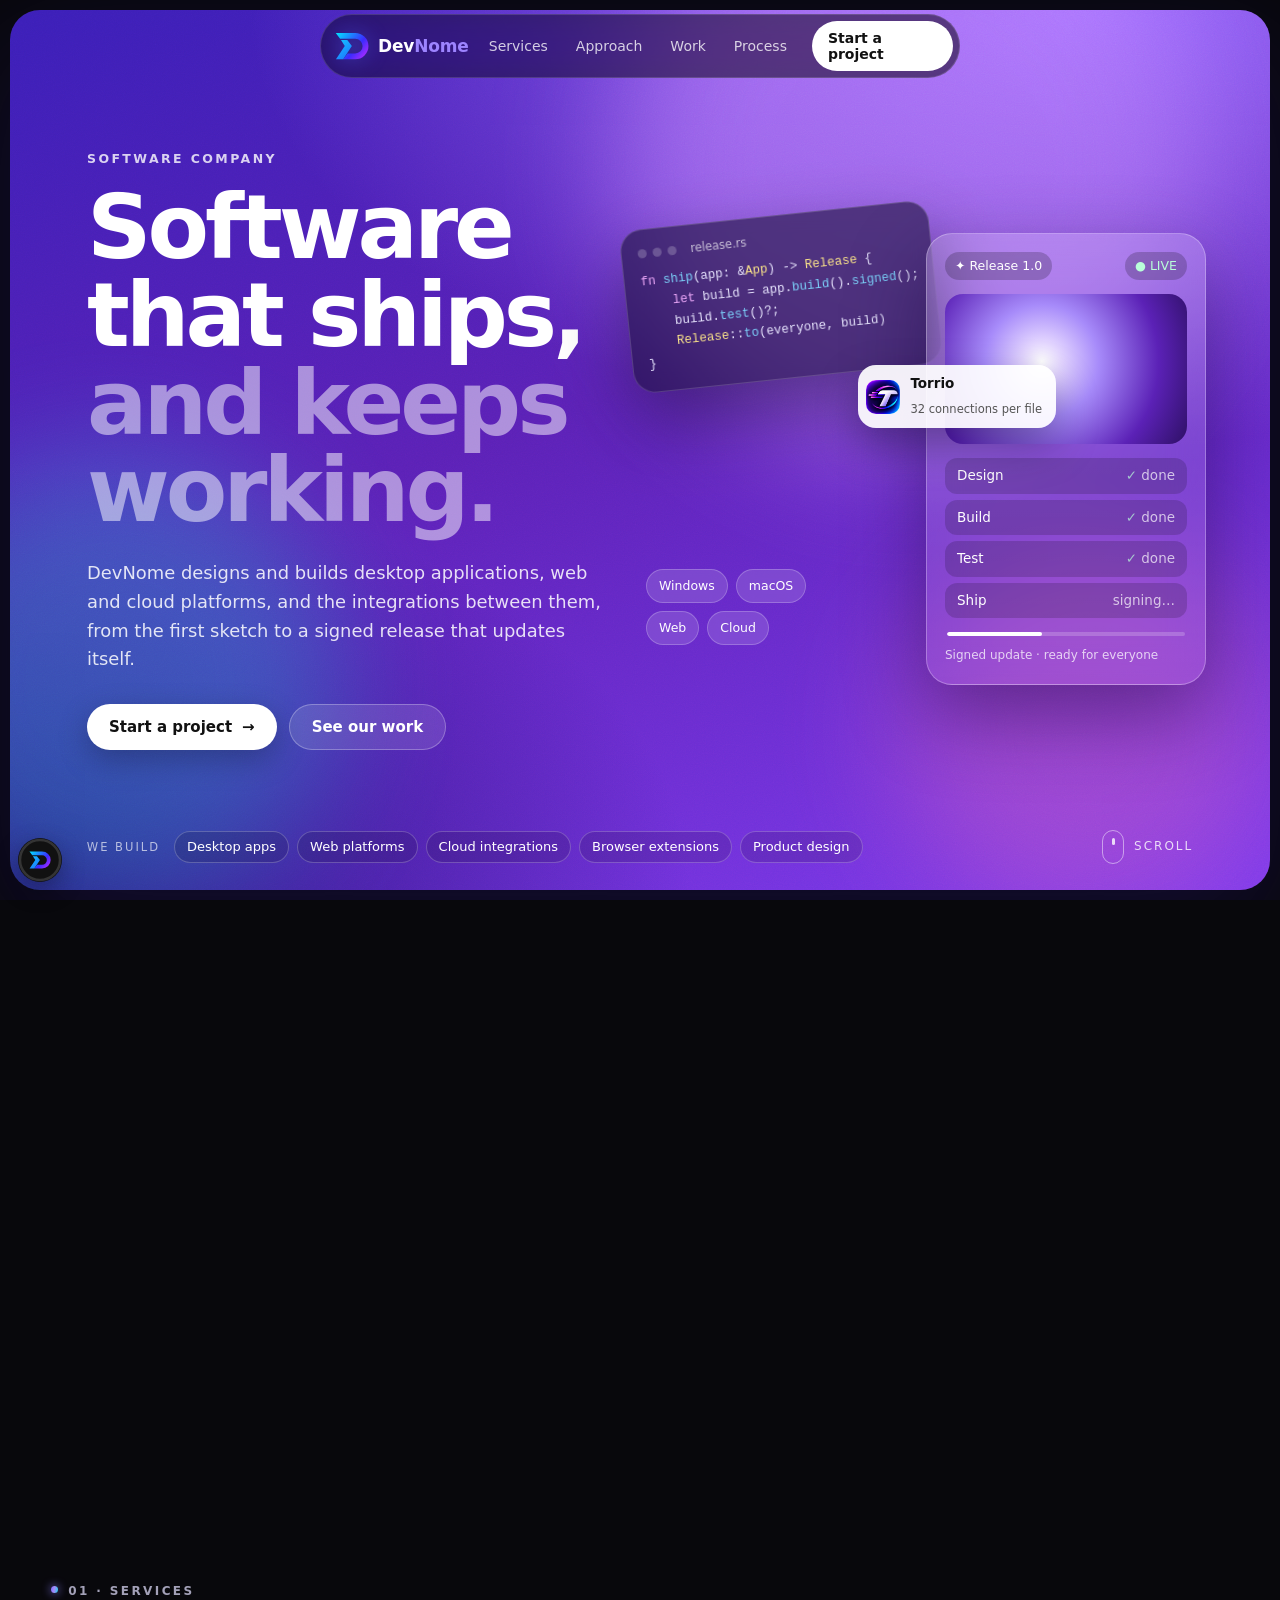
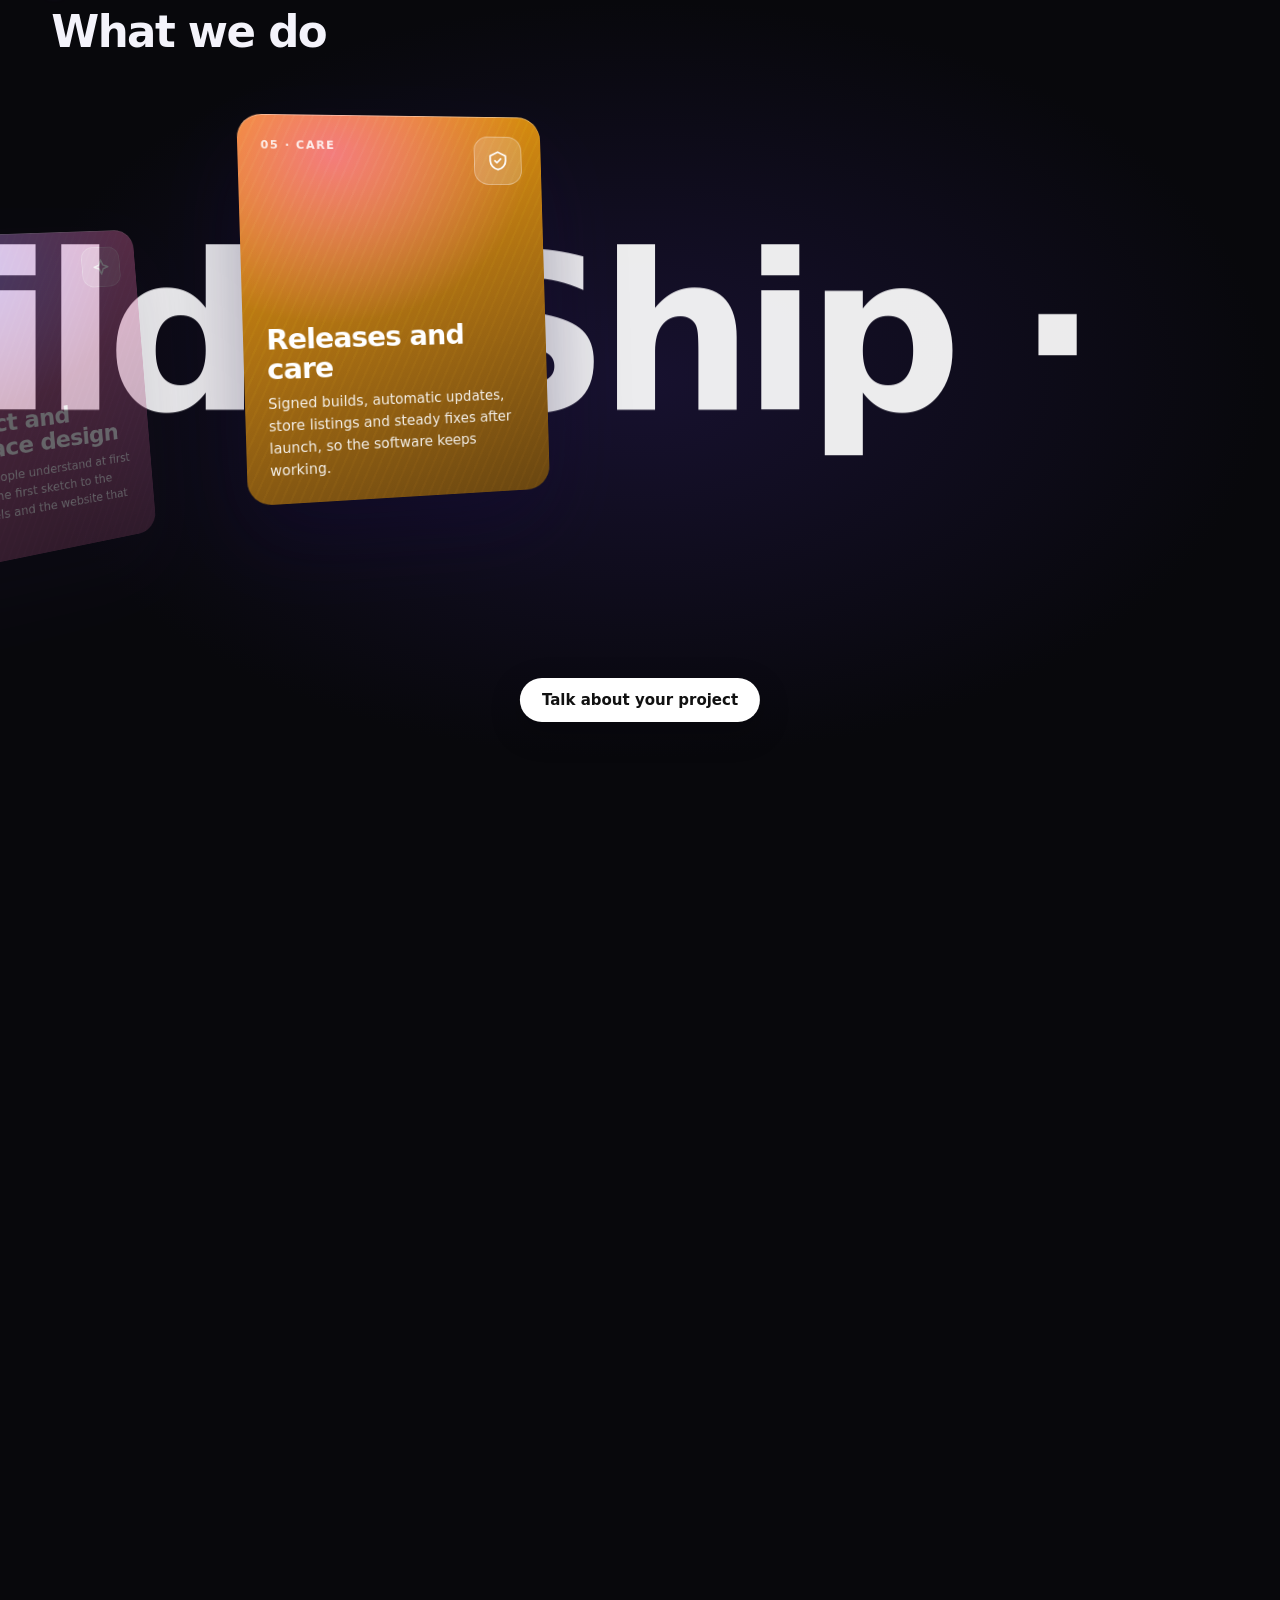
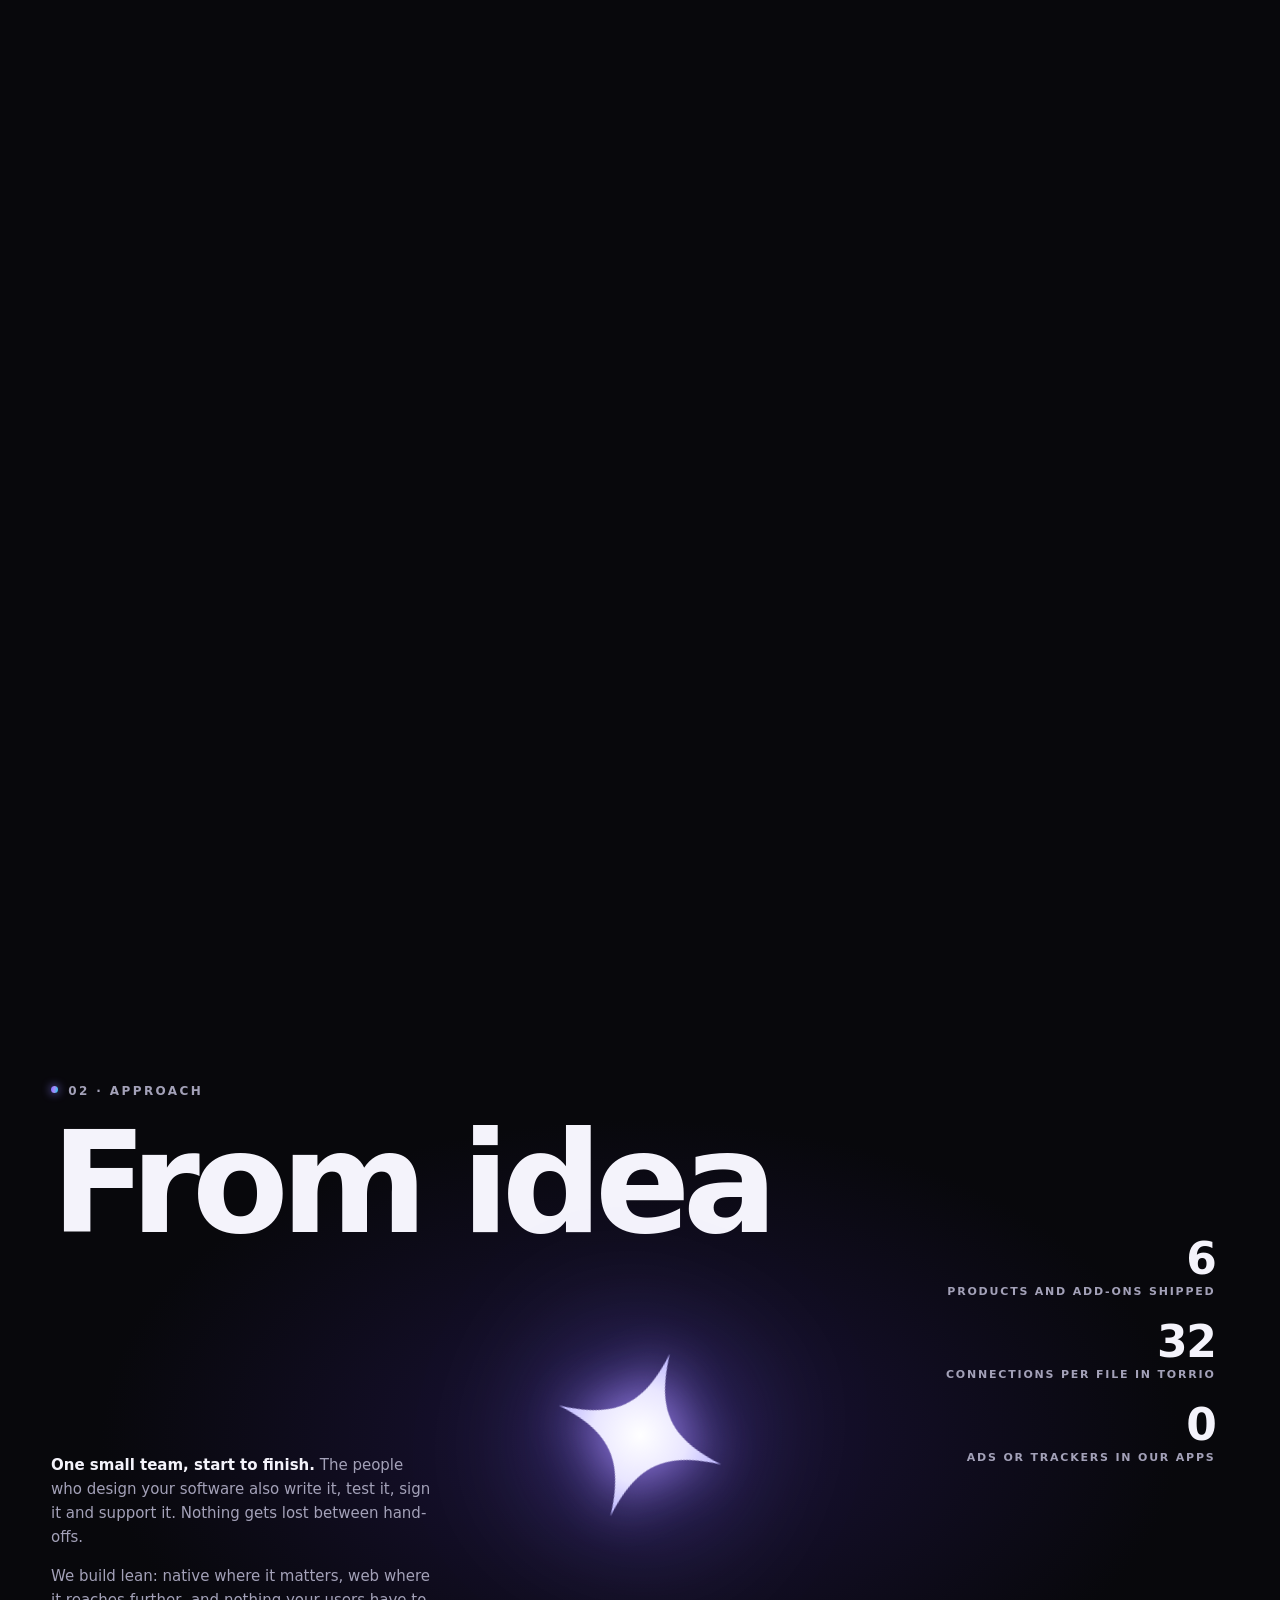
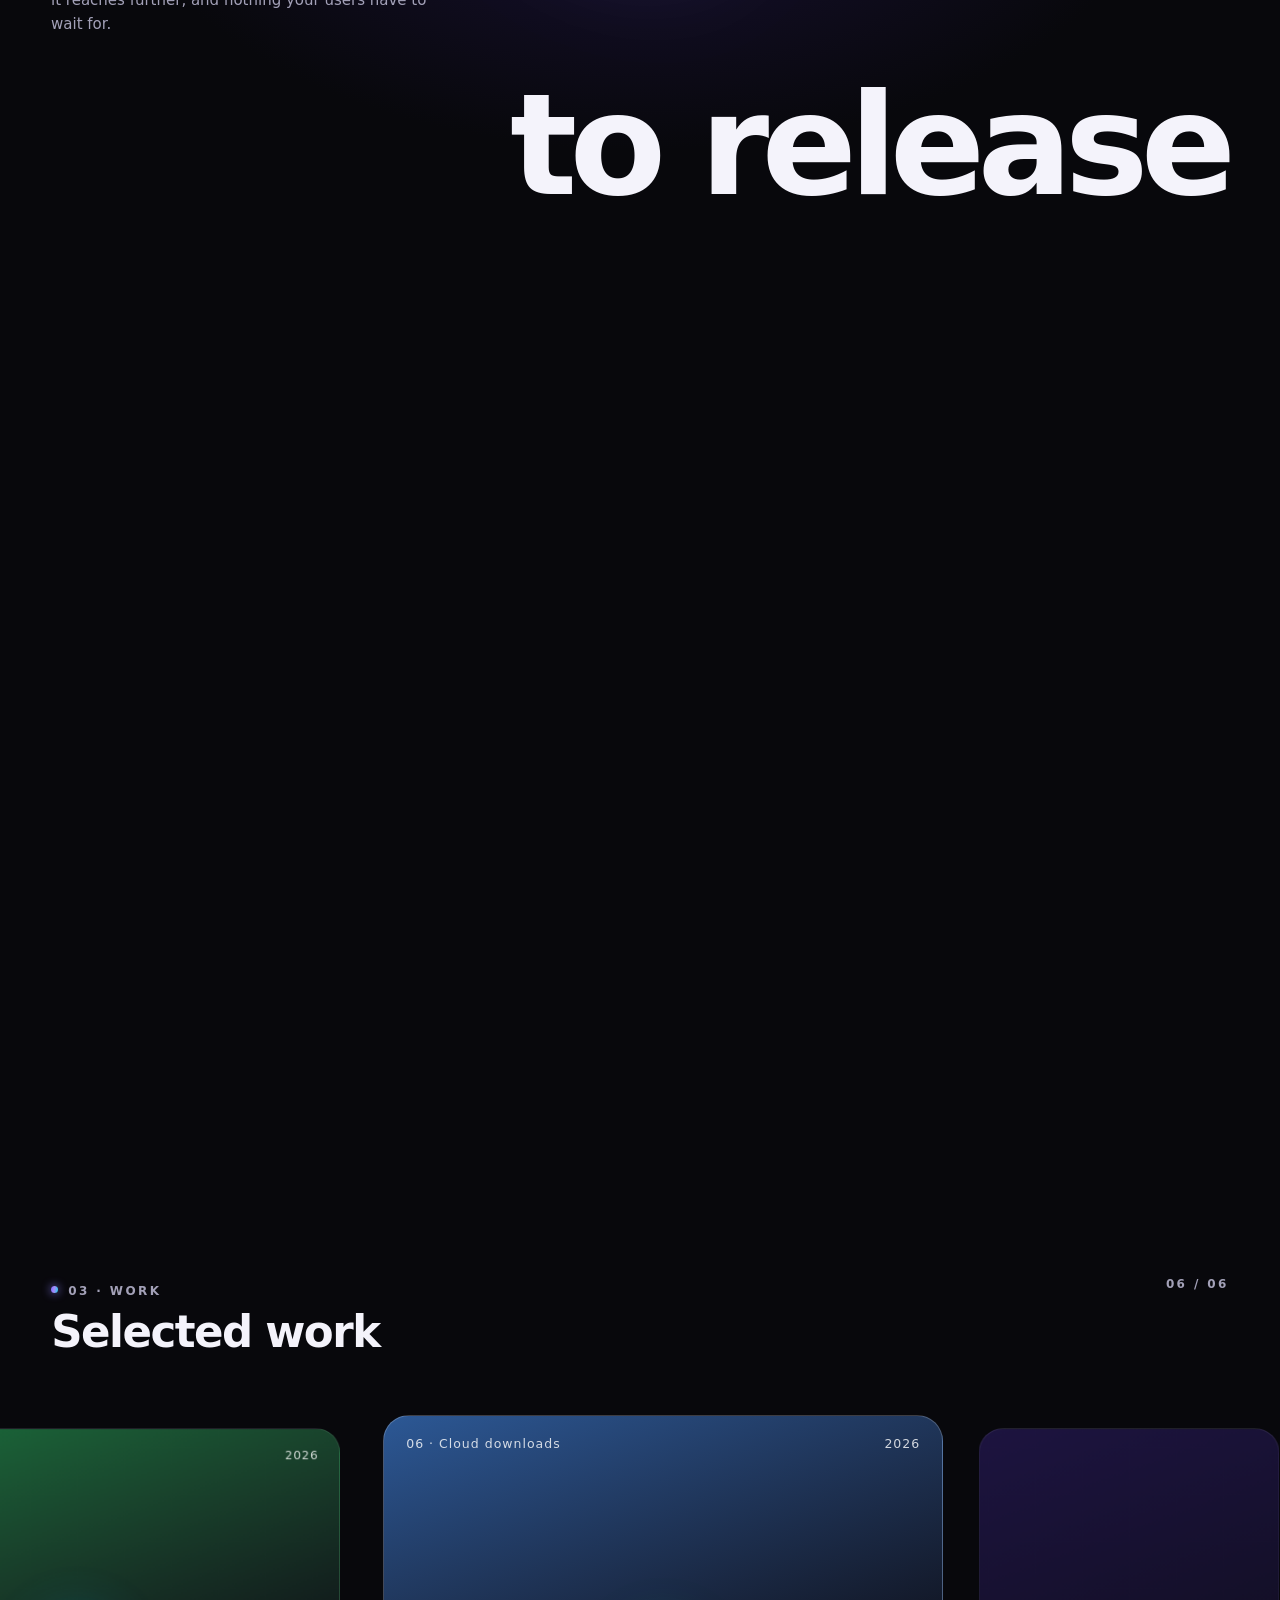
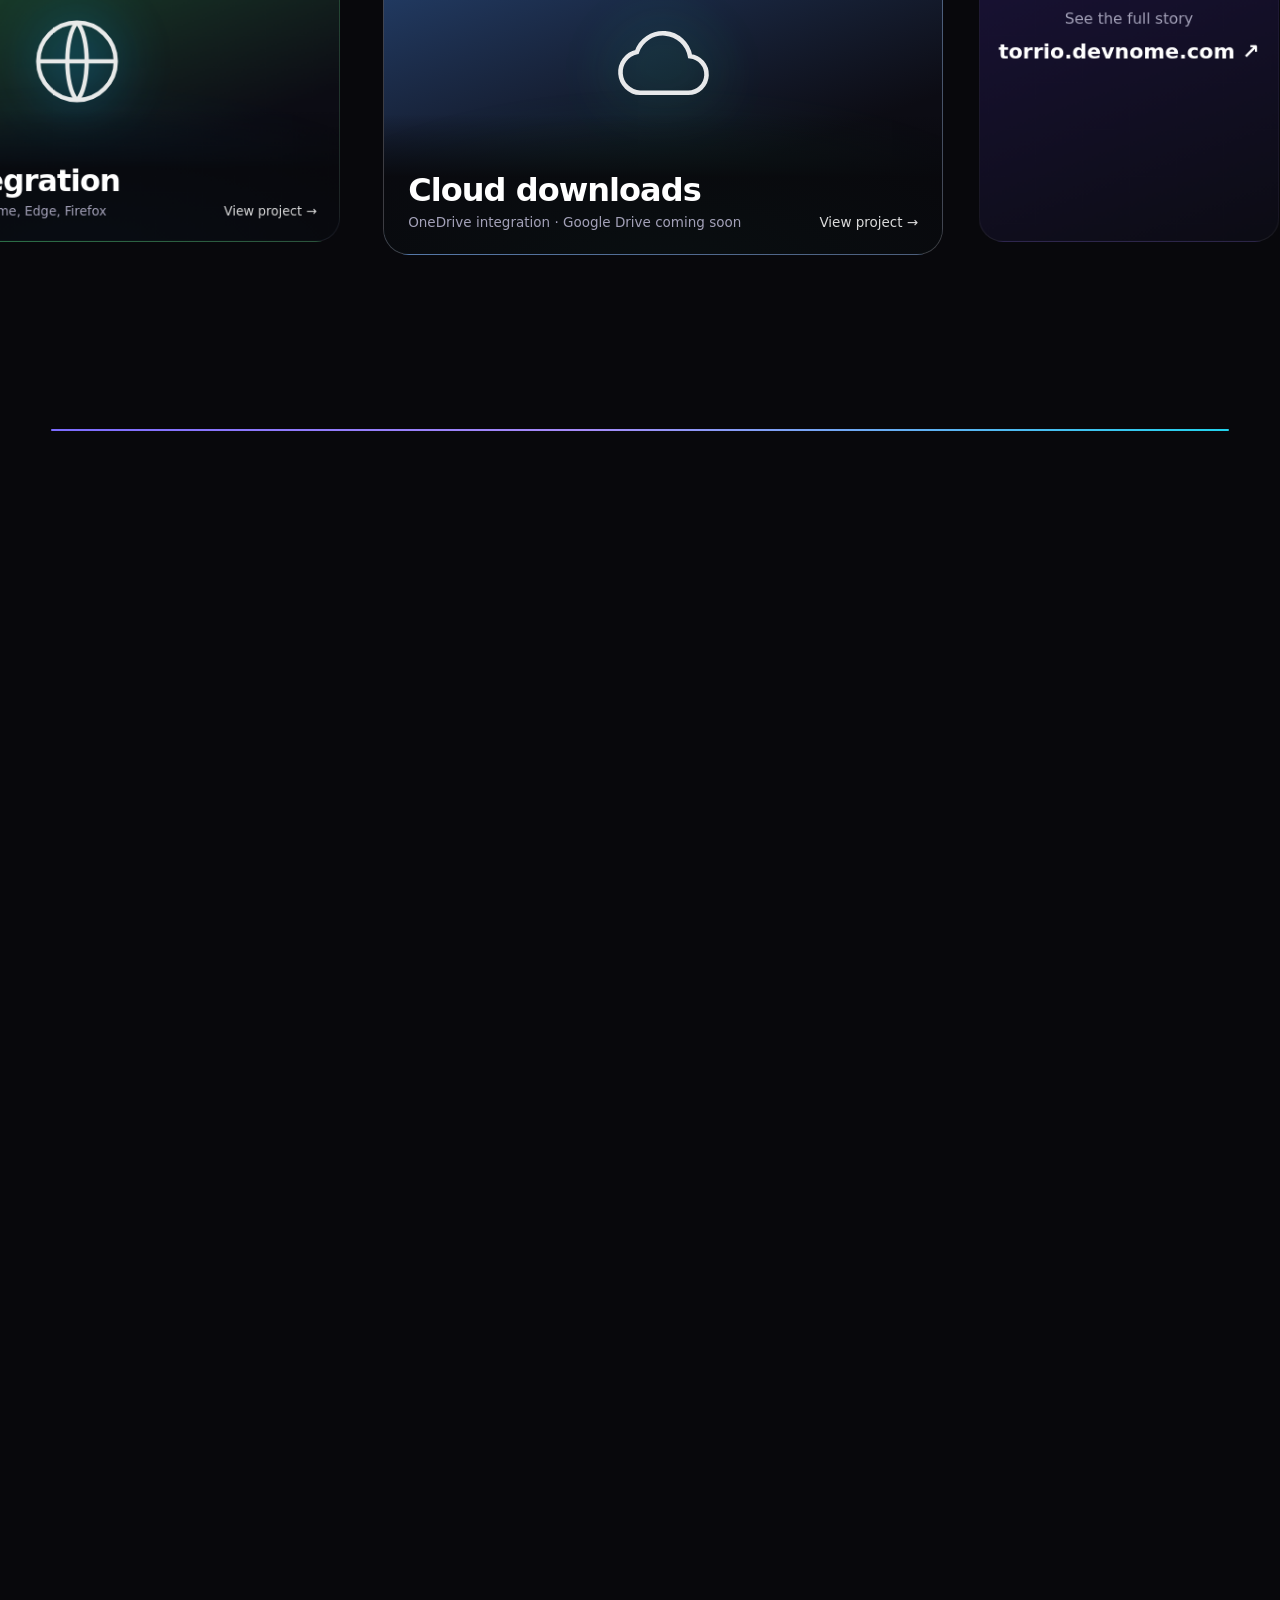
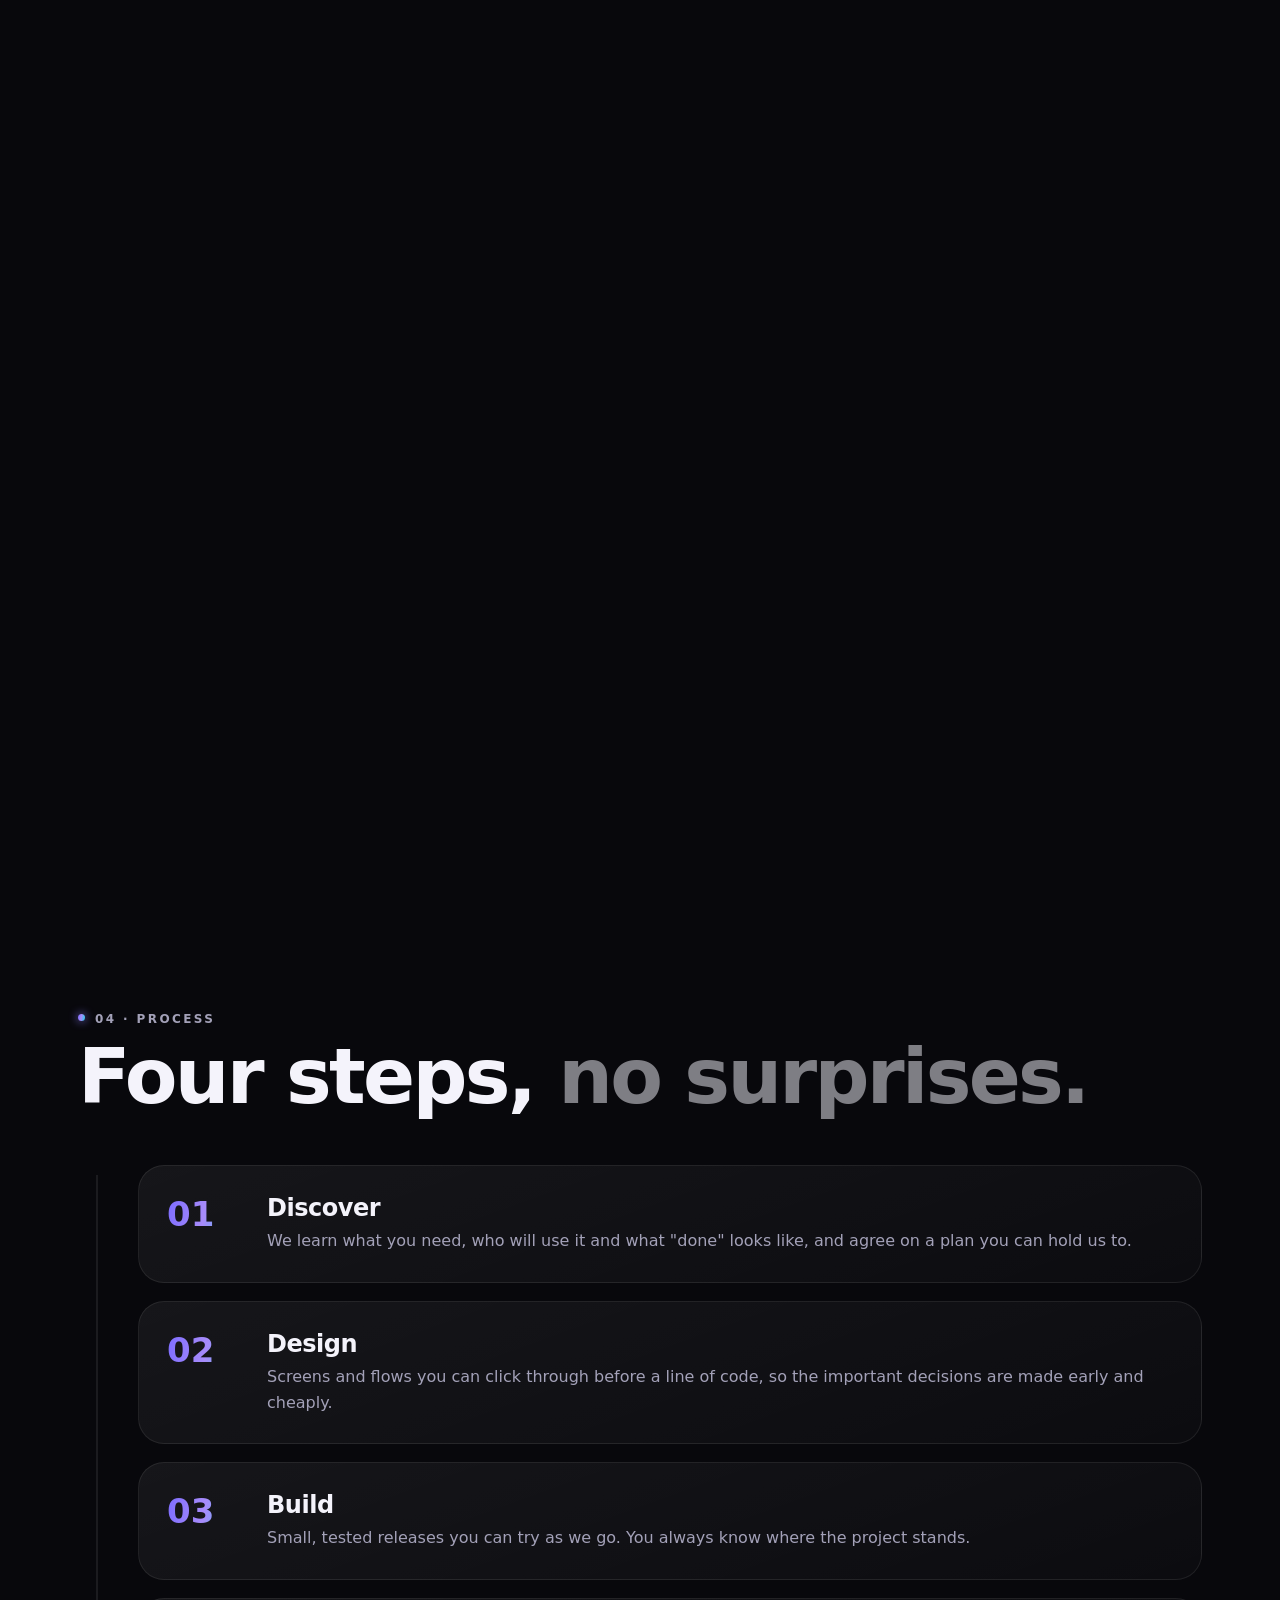
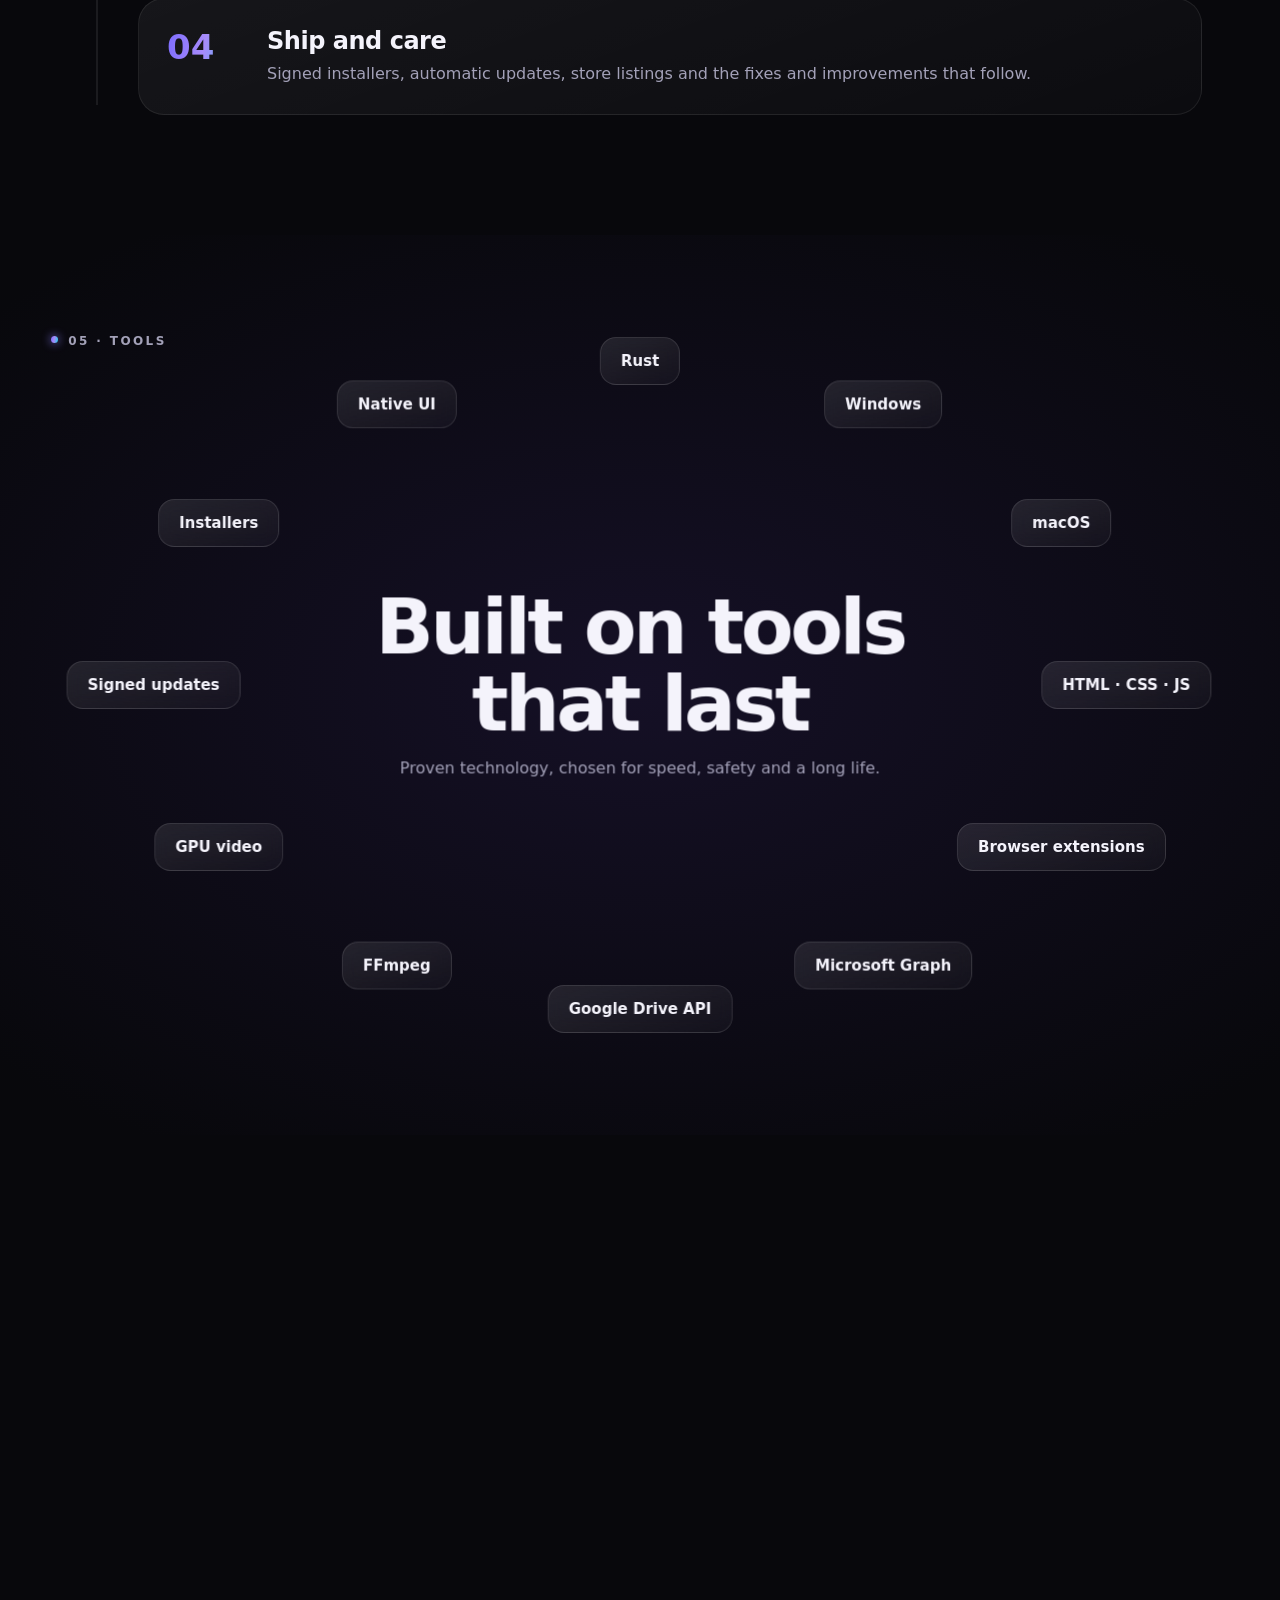
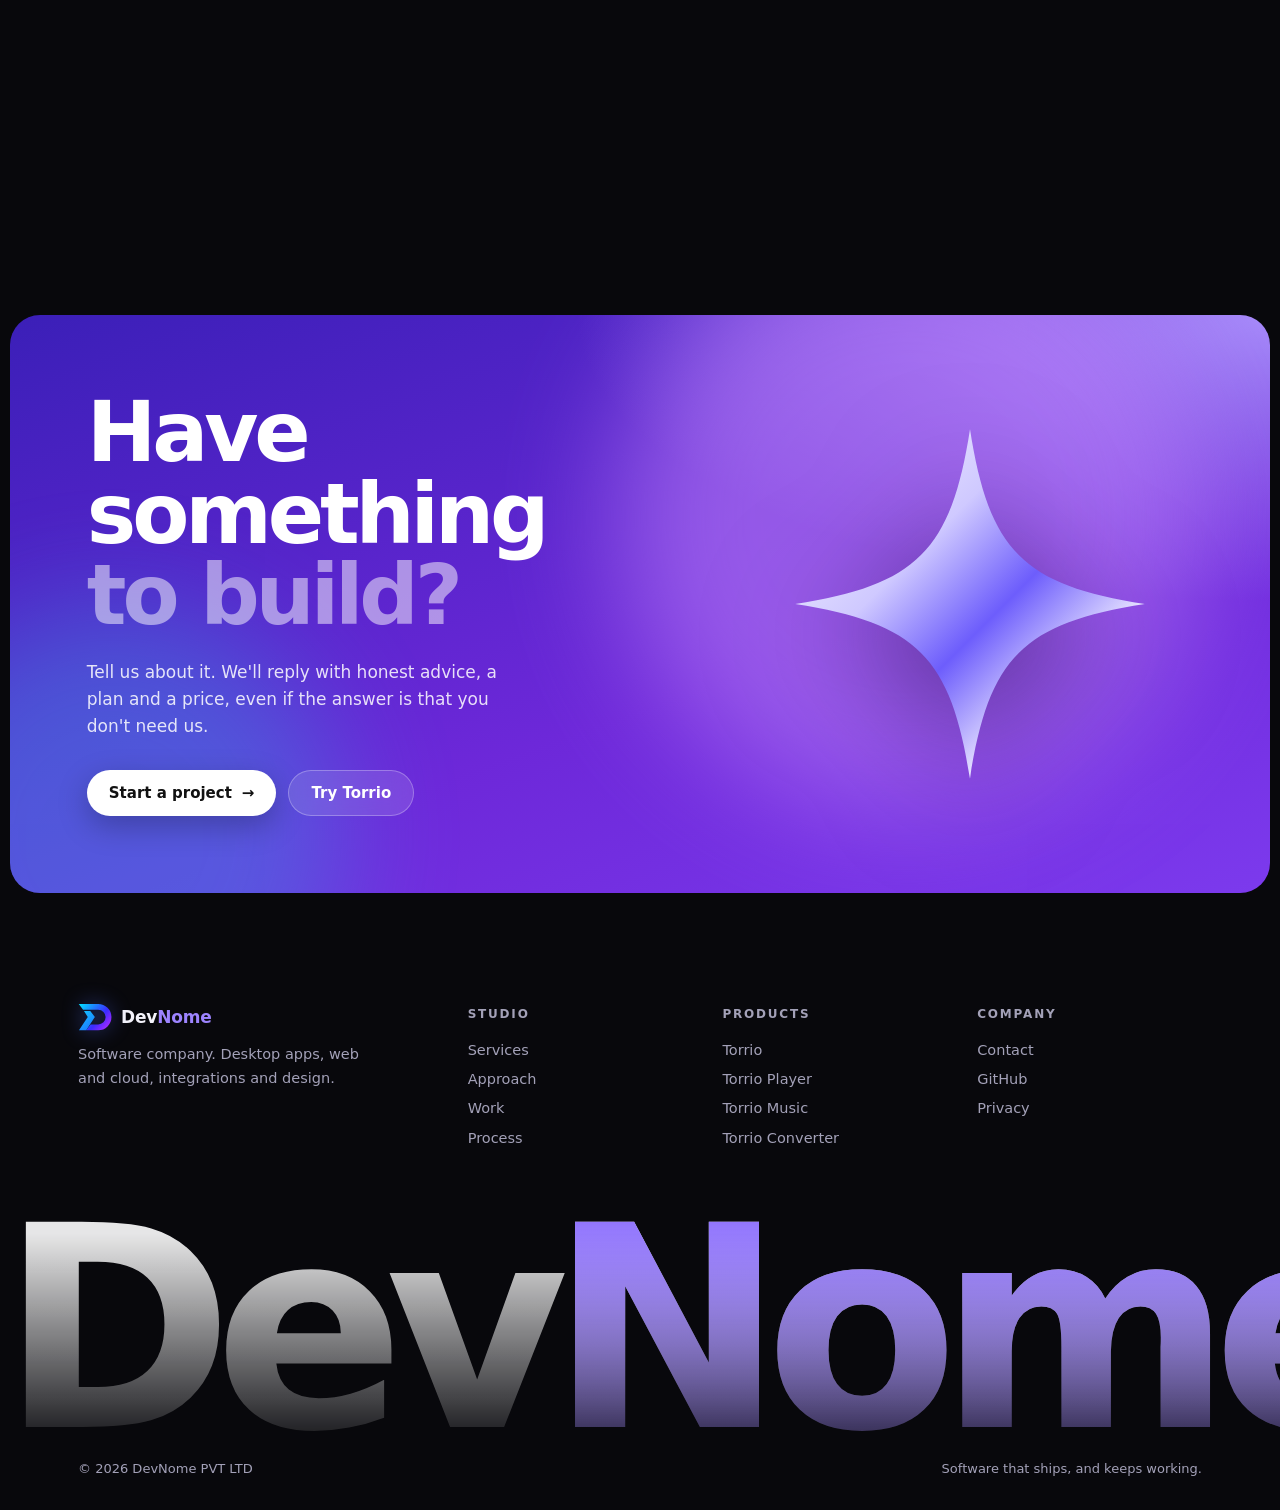
<file: index.html>
<!DOCTYPE html>
<html lang="en">
<head>
<meta charset="utf-8">
<meta name="viewport" content="width=device-width, initial-scale=1">
<title>DevNome: Software Company for Desktop, Web and Cloud</title>
<meta name="description" content="DevNome is a software company. We design, build and ship software: desktop applications for Windows and macOS, web and cloud platforms, integrations and product design. Makers of Torrio.">
<meta name="robots" content="index, follow, max-image-preview:large">
<link rel="canonical" href="https://devnome.com/">
<meta name="author" content="DevNome PVT LTD">
<meta property="og:type" content="website">
<meta property="og:site_name" content="DevNome">
<meta property="og:url" content="https://devnome.com/">
<meta property="og:title" content="DevNome: software that ships, and keeps working">
<meta property="og:description" content="Desktop apps, web and cloud platforms, integrations and product design, from first sketch to signed release. Makers of Torrio.">
<meta property="og:image" content="https://devnome.com/assets/brand/og-image.jpg">
<meta name="theme-color" content="#08080c">
<link rel="icon" href="assets/favicon.svg" type="image/svg+xml">
<link rel="stylesheet" href="assets/style.css">
<script type="application/ld+json">
{
  "@context": "https://schema.org",
  "@type": "Organization",
  "name": "DevNome PVT LTD",
  "alternateName": "DevNome",
  "url": "https://devnome.com/",
  "logo": "https://devnome.com/assets/brand/devnome-logo-full.png",
  "description": "Software company: desktop applications, web and cloud platforms, integrations and product design. Makers of Torrio.",
  "sameAs": ["https://github.com/XDevNome", "https://torrio.devnome.com/"],
  "makesOffer": [
    { "@type": "Offer", "itemOffered": { "@type": "Service", "name": "Desktop application development" } },
    { "@type": "Offer", "itemOffered": { "@type": "Service", "name": "Web and cloud development" } },
    { "@type": "Offer", "itemOffered": { "@type": "Service", "name": "Integrations and browser extensions" } },
    { "@type": "Offer", "itemOffered": { "@type": "Service", "name": "Product and interface design" } }
  ]
}
</script>
</head>
<body>

<!-- ============ floating navigation ============ -->
<header class="nav" id="nav">
  <a class="brand" href="#top" aria-label="DevNome, back to top">
    <img class="mark" src="assets/brand/devnome-mark.svg" alt="" width="34" height="29">
    <span>Dev<em>Nome</em></span>
  </a>
  <nav aria-label="Main">
    <a href="#services">Services</a>
    <a href="#approach">Approach</a>
    <a href="#work">Work</a>
    <a href="#process">Process</a>
  </nav>
  <a class="nav-cta" data-contact href="https://github.com/XDevNome" target="_blank" rel="noopener">Start a project</a>
</header>

<!-- scroll-to-top with a ring that fills as you scroll -->
<a class="dot" href="#top" aria-label="Back to top">
  <svg viewBox="0 0 44 44" aria-hidden="true"><circle cx="22" cy="22" r="20" class="ring-bg"/><circle cx="22" cy="22" r="20" class="ring" id="ring"/></svg>
  <img src="assets/brand/devnome-mark.svg" alt="" width="22" height="19">
</a>

<main id="top">

  <!-- ============ 1. hero: a panel that shrinks into a card as you scroll ============ -->
  <section class="pin hero-pin light" data-pin="hero" style="--h: 165vh" data-theme="dark-top">
    <div class="sticky">
      <div class="hero-panel" id="heroPanel">
        <div class="blob b1"></div><div class="blob b2"></div><div class="blob b3"></div>
        <div class="grain"></div>
        <div class="hero-copy" id="heroCopy">
          <span class="kicker">Software company</span>
          <h1>Software that ships,<br><span class="dim">and keeps working.</span></h1>
          <p>DevNome designs and builds desktop applications, web and cloud platforms, and the integrations between them, from the first sketch to a signed release that updates itself.</p>
          <div class="cta">
            <a class="btn light" data-contact href="https://github.com/XDevNome" target="_blank" rel="noopener">Start a project <span aria-hidden="true">→</span></a>
            <a class="btn glass" href="#work">See our work</a>
          </div>
        </div>
        <div class="cluster" id="cluster" aria-hidden="true">
        <!-- code that ships -->
        <div class="code-card">
          <div class="cc-top"><i></i><i></i><i></i><span>release.rs</span></div>
<pre><span class="k">fn</span> <span class="f">ship</span>(app: &amp;<span class="t">App</span>) -&gt; <span class="t">Release</span> {
    <span class="k">let</span> build = app.<span class="f">build</span>().<span class="f">signed</span>();
    build.<span class="f">test</span>()?;
    <span class="t">Release</span>::<span class="f">to</span>(everyone, build)
}</pre>
        </div>
        <!-- platforms -->
        <div class="chips"><span>Windows</span><span>macOS</span><span>Web</span><span>Cloud</span></div>
        <!-- a product of ours -->
        <a class="mini" href="https://torrio.devnome.com/" target="_blank" rel="noopener" tabindex="-1"><img src="assets/work/logo-256.png" alt="" width="34" height="34"><span><b>Torrio</b><em>32 connections per file</em></span></a>
        <!-- a live "release" card -->
        <div class="release-card" id="releaseCard">
          <div class="rc-top"><span><i class="spark">✦</i> Release 1.0</span><span class="live">● LIVE</span></div>
          <div class="rc-orb"></div>
          <ul class="rc-steps">
            <li class="ok"><span>Design</span><em>done</em></li>
            <li class="ok"><span>Build</span><em>done</em></li>
            <li class="ok"><span>Test</span><em>done</em></li>
            <li class="run"><span>Ship</span><em>signing…</em></li>
          </ul>
          <div class="rc-bar"><i></i></div>
          <div class="rc-foot">Signed update · ready for everyone</div>
        </div>
        </div>
        <div class="hero-bottom" id="heroBottom">
          <div class="we-build"><span>We build</span><b>Desktop apps</b><b>Web platforms</b><b>Cloud integrations</b><b>Browser extensions</b><b>Product design</b></div>
          <div class="scroll-cue"><i></i>Scroll</div>
        </div>
      </div>
    </div>
  </section>

  <!-- ============ 2. services: giant words slide past while 3D cards cross the screen ============ -->
  <section class="pin services-pin light" id="services" data-pin="services" style="--h: 300vh" data-theme="light">
    <div class="sticky">
      <div class="marquee" id="marquee" aria-hidden="true">Design · Build · Ship · Design · Build · Ship ·</div>
      <div class="sec-head"><span class="label">01 · Services</span><h2>What we do</h2></div>
      <div class="cards3d" id="cards3d">
        <article class="c3" style="--g1:#6d5dfc;--g2:#22d3ee">
          <div class="c3-art"><svg viewBox="0 0 24 24"><rect x="3" y="4" width="18" height="13" rx="2"/><path d="M8 21h8M12 17v4"/></svg></div>
          <span class="c3-num">01 · Desktop</span>
          <h3>Desktop applications</h3>
          <p>Fast native apps for Windows and macOS, with installers, tray integration and signed updates that install themselves.</p>
        </article>
        <article class="c3" style="--g1:#0ea5e9;--g2:#a78bfa">
          <div class="c3-art"><svg viewBox="0 0 24 24"><circle cx="12" cy="12" r="9"/><path d="M3 12h18M12 3c3 3 3 15 0 18M12 3c-3 3-3 15 0 18"/></svg></div>
          <span class="c3-num">02 · Web</span>
          <h3>Web and cloud</h3>
          <p>Websites, web apps and APIs that load fast, rank well and connect to the services your team already uses.</p>
        </article>
        <article class="c3" style="--g1:#10b981;--g2:#3b82f6">
          <div class="c3-art"><svg viewBox="0 0 24 24"><path d="M10 13a5 5 0 007 0l3-3a5 5 0 00-7-7l-1 1"/><path d="M14 11a5 5 0 00-7 0l-3 3a5 5 0 007 7l1-1"/></svg></div>
          <span class="c3-num">03 · Integrations</span>
          <h3>Integrations</h3>
          <p>OneDrive, Google Drive and other cloud APIs, browser extensions, and the glue that makes separate tools feel like one.</p>
        </article>
        <article class="c3" style="--g1:#f472b6;--g2:#8b5cf6">
          <div class="c3-art"><svg viewBox="0 0 24 24"><path d="M12 3l2.5 6.5L21 12l-6.5 2.5L12 21l-2.5-6.5L3 12l6.5-2.5z"/></svg></div>
          <span class="c3-num">04 · Design</span>
          <h3>Product and interface design</h3>
          <p>Interfaces people understand at first sight, from the first sketch to the finished pixels and the website that sells them.</p>
        </article>
        <article class="c3" style="--g1:#f59e0b;--g2:#ef4444">
          <div class="c3-art"><svg viewBox="0 0 24 24"><path d="M12 3l8 4v5c0 4.5-3.4 8.3-8 9-4.6-.7-8-4.5-8-9V7z"/><path d="M9 12l2 2 4-4"/></svg></div>
          <span class="c3-num">05 · Care</span>
          <h3>Releases and care</h3>
          <p>Signed builds, automatic updates, store listings and steady fixes after launch, so the software keeps working.</p>
        </article>
      </div>
      <a class="btn light services-cta" data-contact href="https://github.com/XDevNome" target="_blank" rel="noopener">Talk about your project</a>
    </div>
  </section>

  <!-- ============ 3. approach: two phrases part around a glowing star, then the numbers ============ -->
  <section class="pin approach-pin dark" id="approach" data-pin="approach" style="--h: 200vh" data-theme="dark">
    <div class="sticky">
      <div class="sec-head"><span class="label">02 · Approach</span></div>
      <h2 class="big-word w1" id="w1">From idea</h2>
      <h2 class="big-word w2" id="w2">to release</h2>
      <div class="star-wrap" id="starWrap" aria-hidden="true">
        <svg class="star" viewBox="0 0 100 100"><defs><radialGradient id="sg" cx="50%" cy="50%" r="50%"><stop offset="0" stop-color="#fff"/><stop offset=".55" stop-color="#e9e6ff"/><stop offset="1" stop-color="#b9b2ff"/></radialGradient></defs><path d="M50 2 C54 34 66 46 98 50 C66 54 54 66 50 98 C46 66 34 54 2 50 C34 46 46 34 50 2Z" fill="url(#sg)"/></svg>
      </div>
      <div class="approach-text" id="approachText">
        <p><b>One small team, start to finish.</b> The people who design your software also write it, test it, sign it and support it. Nothing gets lost between hand-offs.</p>
        <p>We build lean: native where it matters, web where it reaches further, and nothing your users have to wait for.</p>
      </div>
      <dl class="stats" id="stats">
        <div><dt>6</dt><dd>products and add-ons shipped</dd></div>
        <div><dt>32</dt><dd>connections per file in Torrio</dd></div>
        <div><dt>0</dt><dd>ads or trackers in our apps</dd></div>
      </dl>
    </div>
  </section>

  <!-- ============ 4. selected work: scroll down, the row moves sideways ============ -->
  <section class="pin work-pin dark" id="work" data-pin="work" style="--h: 320vh" data-theme="dark">
    <div class="sticky">
      <div class="sec-head row"><div><span class="label">03 · Work</span><h2>Selected work</h2></div><span class="label count" id="workCount">01 / 06</span></div>
      <div class="work-track" id="workTrack">
        <a class="wk" href="https://torrio.devnome.com/" target="_blank" rel="noopener" style="--g1:#8b3dff;--g2:#19d9ff">
          <div class="wk-top"><span>01 · Torrio</span><span>2026</span></div>
          <img src="assets/work/screen-downloads.jpg" alt="Torrio download manager: downloads with progress and a details panel" loading="lazy">
          <div class="wk-foot"><h3>Torrio</h3><p>Download manager · Windows · Rust</p><span class="view">View project →</span></div>
        </a>
        <a class="wk" href="https://torrio.devnome.com/player/" target="_blank" rel="noopener" style="--g1:#19beff;--g2:#2f5bff">
          <div class="wk-top"><span>02 · Torrio Player</span><span>2026</span></div>
          <img src="assets/work/screen-player.jpg" alt="Torrio Player playing a 4K video" loading="lazy">
          <div class="wk-foot"><h3>Torrio Player</h3><p>Video player · GPU decoding · 4K</p><span class="view">View project →</span></div>
        </a>
        <a class="wk" href="https://torrio.devnome.com/music/" target="_blank" rel="noopener" style="--g1:#ff4fd8;--g2:#8b3dff">
          <div class="wk-top"><span>03 · Torrio Music</span><span>2026</span></div>
          <img src="assets/work/screen-music.jpg" alt="Torrio Music with a library of songs" loading="lazy">
          <div class="wk-foot"><h3>Torrio Music</h3><p>Music player · Library · Equaliser</p><span class="view">View project →</span></div>
        </a>
        <a class="wk" href="https://torrio.devnome.com/converter/" target="_blank" rel="noopener" style="--g1:#ff6e28;--g2:#ffb020">
          <div class="wk-top"><span>04 · Torrio Converter</span><span>2026</span></div>
          <img src="assets/work/screen-converter.jpg" alt="Torrio Converter with format choices" loading="lazy">
          <div class="wk-foot"><h3>Torrio Converter</h3><p>Video converter · GPU encoding</p><span class="view">View project →</span></div>
        </a>
        <a class="wk art" href="https://torrio.devnome.com/" target="_blank" rel="noopener" style="--g1:#22c55e;--g2:#0ea5e9">
          <div class="wk-top"><span>05 · Torrio Integration</span><span>2026</span></div>
          <div class="wk-art"><svg viewBox="0 0 24 24"><circle cx="12" cy="12" r="9"/><path d="M3 12h18M12 3c3 3 3 15 0 18M12 3c-3 3-3 15 0 18"/></svg></div>
          <div class="wk-foot"><h3>Torrio Integration</h3><p>Browser extension · Chrome, Edge, Firefox</p><span class="view">View project →</span></div>
        </a>
        <a class="wk art" href="https://torrio.devnome.com/onedrive/" target="_blank" rel="noopener" style="--g1:#4696ff;--g2:#28d296">
          <div class="wk-top"><span>06 · Cloud downloads</span><span>2026</span></div>
          <div class="wk-art"><svg viewBox="0 0 24 24"><path d="M7 18.5h10.5a4 4 0 00.4-7.98A6 6 0 006.3 9.6 4.5 4.5 0 007 18.5z"/></svg></div>
          <div class="wk-foot"><h3>Cloud downloads</h3><p>OneDrive integration · Google Drive coming soon</p><span class="view">View project →</span></div>
        </a>
        <a class="wk end" href="https://torrio.devnome.com/" target="_blank" rel="noopener">
          <span>See the full story</span><b>torrio.devnome.com ↗</b>
        </a>
      </div>
      <div class="work-bar"><i id="workBar"></i></div>
    </div>
  </section>

  <!-- ============ 5. process: a line draws down as the steps arrive ============ -->
  <section class="process light" id="process" data-theme="light">
    <div class="wrap">
      <div class="sec-head static"><span class="label">04 · Process</span><h2 class="reveal">Four steps, <span class="dim">no surprises.</span></h2></div>
      <div class="steps" id="steps">
        <div class="line"><i id="stepLine"></i></div>
        <div class="step reveal"><span class="n">01</span><div><h3>Discover</h3><p>We learn what you need, who will use it and what "done" looks like, and agree on a plan you can hold us to.</p></div></div>
        <div class="step reveal"><span class="n">02</span><div><h3>Design</h3><p>Screens and flows you can click through before a line of code, so the important decisions are made early and cheaply.</p></div></div>
        <div class="step reveal"><span class="n">03</span><div><h3>Build</h3><p>Small, tested releases you can try as we go. You always know where the project stands.</p></div></div>
        <div class="step reveal"><span class="n">04</span><div><h3>Ship and care</h3><p>Signed installers, automatic updates, store listings and the fixes and improvements that follow.</p></div></div>
      </div>
    </div>
  </section>

  <!-- ============ 6. tools: tiles fly in from everywhere and settle ============ -->
  <section class="pin stack-pin dark" data-pin="stack" style="--h: 180vh" data-theme="dark">
    <div class="sticky">
      <div class="sec-head"><span class="label">05 · Tools</span></div>
      <div class="stack-title" id="stackTitle"><h2>Built on tools<br>that last</h2><p>Proven technology, chosen for speed, safety and a long life.</p></div>
      <div class="tiles" id="tiles">
        <span>Rust</span><span>Windows</span><span>macOS</span><span>HTML · CSS · JS</span>
        <span>Browser extensions</span><span>Microsoft Graph</span><span>Google Drive API</span><span>FFmpeg</span>
        <span>GPU video</span><span>Signed updates</span><span>Installers</span><span>Native UI</span>
      </div>
    </div>
  </section>

  <!-- ============ 7. call to action ============ -->
  <section class="final light" id="contact" data-theme="light">
    <div class="final-panel reveal">
      <div class="blob b1"></div><div class="blob b2"></div>
      <div class="final-copy">
        <h2>Have something<br><span class="dim">to build?</span></h2>
        <p>Tell us about it. We'll reply with honest advice, a plan and a price, even if the answer is that you don't need us.</p>
        <div class="cta">
          <a class="btn light" data-contact href="https://github.com/XDevNome" target="_blank" rel="noopener">Start a project <span aria-hidden="true">→</span></a>
          <a class="btn glass" href="https://torrio.devnome.com/" target="_blank" rel="noopener">Try Torrio</a>
        </div>
      </div>
      <div class="chrome" aria-hidden="true">
        <svg viewBox="0 0 100 100"><defs><linearGradient id="ch" x1="0" y1="0" x2="1" y2="1"><stop offset="0" stop-color="#ffffff"/><stop offset=".35" stop-color="#cfc9ff"/><stop offset=".55" stop-color="#6d5dfc"/><stop offset=".75" stop-color="#e8e4ff"/><stop offset="1" stop-color="#8f86d9"/></linearGradient></defs><path d="M50 4 C55 36 64 45 96 50 C64 55 55 64 50 96 C45 64 36 55 4 50 C36 45 45 36 50 4Z" fill="url(#ch)"/></svg>
      </div>
    </div>
  </section>
</main>

<footer class="foot light" data-theme="light">
  <div class="wrap foot-cols">
    <div class="foot-about">
      <a class="brand" href="#top"><img class="mark" src="assets/brand/devnome-mark.svg" alt="" width="34" height="29"><span>Dev<em>Nome</em></span></a>
      <p>Software company. Desktop apps, web and cloud, integrations and design.</p>
    </div>
    <div><h4>Studio</h4><a href="#services">Services</a><a href="#approach">Approach</a><a href="#work">Work</a><a href="#process">Process</a></div>
    <div><h4>Products</h4><a href="https://torrio.devnome.com/" target="_blank" rel="noopener">Torrio</a><a href="https://torrio.devnome.com/player/" target="_blank" rel="noopener">Torrio Player</a><a href="https://torrio.devnome.com/music/" target="_blank" rel="noopener">Torrio Music</a><a href="https://torrio.devnome.com/converter/" target="_blank" rel="noopener">Torrio Converter</a></div>
    <div><h4>Company</h4><a data-contact href="https://github.com/XDevNome" target="_blank" rel="noopener">Contact</a><a href="https://github.com/XDevNome" target="_blank" rel="noopener">GitHub</a><a href="https://torrio.devnome.com/privacy/" target="_blank" rel="noopener">Privacy</a></div>
  </div>
  <div class="wordmark" aria-hidden="true">Dev<span>Nome</span></div>
  <div class="wrap legal"><span>© <span id="year">2026</span> DevNome PVT LTD</span><span>Software that ships, and keeps working.</span></div>
</footer>

<script src="assets/main.js" defer></script>
</body>
</html>
</file>
<file: assets/style.css>
/* DevNome: one dark/light studio site. Pinned sections (.pin) are tall; their .sticky stage stays
   on screen while main.js turns the scroll into each section's animation. */

:root {
  --ink: #08080c;
  --ink-2: #111118;
  --paper: #f3f3f7;
  --paper-2: #e8e8f0;
  --text-d: #f4f3fb;
  --weak-d: #a3a1b8;
  --text-l: #101018;
  --weak-l: #5c5b6e;
  --violet: #6d5dfc;
  --violet-2: #8b5cf6;
  --cyan: #22d3ee;
  --grad: linear-gradient(100deg, #7c6cff, #a78bfa 45%, #22d3ee);
  --font: "Inter", "Segoe UI Variable Text", "Segoe UI", system-ui, -apple-system, "Helvetica Neue", Arial, sans-serif;
  --display: "Inter Display", "Segoe UI Variable Display", "Segoe UI", system-ui, -apple-system, "Helvetica Neue", Arial, sans-serif;
  color-scheme: dark light;
}
* { box-sizing: border-box; }
html { scroll-behavior: smooth; }
body { margin: 0; font: 16px/1.6 var(--font); background: var(--ink); color: var(--text-d); overflow-x: hidden; -webkit-font-smoothing: antialiased; }
a { color: inherit; text-decoration: none; }
img { display: block; max-width: 100%; }
.sr { position: absolute; width: 1px; height: 1px; overflow: hidden; clip: rect(0 0 0 0); }
.wrap { max-width: 1180px; margin: 0 auto; padding: 0 28px; }
.dim { opacity: .5; }
:focus-visible { outline: 2px solid var(--violet); outline-offset: 3px; border-radius: 8px; }
::selection { background: #6d5dfc55; }

/* one theme: the "light" sections are dark too (kept as a class for structure) */
.light { background: var(--ink); color: var(--text-d); }
.dark { background: var(--ink); color: var(--text-d); }
.label { font: 600 12px var(--font); letter-spacing: 2.4px; text-transform: uppercase; color: var(--weak-d); }
.dark-label { color: var(--weak-l); }

/* ---------- buttons ---------- */
.btn { display: inline-flex; align-items: center; gap: 10px; padding: 13px 22px; border-radius: 999px; font: 600 15px var(--font); transition: transform .25s, background .25s, box-shadow .25s; white-space: nowrap; }
.btn:hover { transform: translateY(-2px); }
.btn.light { background: #fff; color: #111; box-shadow: 0 10px 30px rgb(0 0 0 / .25); }
.btn.glass { color: #fff; background: rgb(255 255 255 / .12); border: 1px solid rgb(255 255 255 / .28); backdrop-filter: blur(10px); }
.btn.glass:hover { background: rgb(255 255 255 / .2); }
.btn.dark { background: #111; color: #fff; box-shadow: 0 12px 30px rgb(0 0 0 / .25); }

/* ---------- floating navigation (turns dark over light sections) ---------- */
.nav {
  position: fixed; top: 14px; left: 50%; transform: translateX(-50%); z-index: 50; display: flex; align-items: center; gap: 6px;
  padding: 6px 6px 6px 14px; border-radius: 999px; transition: background .4s, color .4s, box-shadow .4s, border-color .4s;
  background: rgb(12 10 26 / .55); color: #fff; border: 1px solid rgb(255 255 255 / .14); backdrop-filter: blur(16px) saturate(1.4); -webkit-backdrop-filter: blur(16px) saturate(1.4);
}
.nav.on-light { background: rgb(255 255 255 / .75); color: var(--text-l); border-color: rgb(0 0 0 / .08); box-shadow: 0 10px 30px rgb(0 0 0 / .08); }
.brand { display: flex; align-items: center; gap: 9px; font: 700 17px var(--display); letter-spacing: -.2px; margin-right: 8px; }
.mark { width: 34px; height: auto; flex: none; filter: drop-shadow(0 0 10px rgb(80 110 255 / .45)); }
.brand em { font-style: normal; color: #9d84ff; }
.nav nav { display: flex; gap: 2px; }
.nav nav a { padding: 7px 13px; border-radius: 999px; font-size: 14px; opacity: .78; transition: opacity .2s, background .2s; }
.nav nav a:hover { opacity: 1; background: rgb(127 127 127 / .14); }
.nav-cta { margin-left: 6px; padding: 9px 16px; border-radius: 999px; font: 600 14px var(--font); background: #fff; color: #111; transition: background .4s, color .4s; }
.nav.on-light .nav-cta { background: #111; color: #fff; }
@media (max-width: 760px) { .nav nav { display: none; } .nav { width: max-content; } }

/* the round button at the bottom left: back to top, with scroll progress */
.dot { position: fixed; left: 18px; bottom: 18px; z-index: 50; width: 44px; height: 44px; display: grid; place-items: center; border-radius: 50%; background: #111; color: #fff; box-shadow: 0 8px 24px rgb(0 0 0 / .3); }
.dot svg { position: absolute; inset: 0; transform: rotate(-90deg); }
.dot circle { fill: none; stroke-width: 2.5; }
.dot .ring-bg { stroke: rgb(255 255 255 / .15); }
.dot .ring { stroke: #8b7dff; stroke-dasharray: 125.7; stroke-dashoffset: 125.7; stroke-linecap: round; }
.dot img { position: relative; width: 22px; height: auto; }

/* ---------- pinned sections ---------- */
.pin { position: relative; height: var(--h, 200vh); }
.sticky { position: sticky; top: 0; height: 100vh; height: 100svh; overflow: hidden; }

/* ---------- 1. hero ---------- */
.hero-panel {
  position: absolute; inset: 10px; border-radius: 30px; overflow: hidden; color: #fff; transform-origin: 50% 0;
  background: radial-gradient(120% 90% at 85% 0%, #9b6bff 0%, transparent 55%), radial-gradient(90% 80% at 0% 100%, #2a1580 0%, transparent 60%), linear-gradient(160deg, #3b1fb8, #5b21b6 45%, #7c3aed);
  box-shadow: 0 40px 120px rgb(40 20 120 / .35); will-change: transform, border-radius;
}
.blob { position: absolute; border-radius: 50%; filter: blur(60px); opacity: .55; animation: float 16s ease-in-out infinite alternate; }
.b1 { width: 46vw; height: 46vw; left: 48%; top: -16%; background: #c084fc; }
.b2 { width: 36vw; height: 36vw; left: -10%; top: 50%; background: #22d3ee; opacity: .28; animation-duration: 21s; }
.b3 { width: 30vw; height: 30vw; left: 70%; top: 60%; background: #f472b6; opacity: .3; animation-duration: 18s; }
@keyframes float { to { transform: translate(-6vw, 5vh) scale(1.12); } }
.grain { position: absolute; inset: 0; opacity: .12; mix-blend-mode: overlay; background-image: url("data:image/svg+xml,%3Csvg xmlns='http://www.w3.org/2000/svg' width='160' height='160'%3E%3Cfilter id='n'%3E%3CfeTurbulence type='fractalNoise' baseFrequency='.9' numOctaves='2'/%3E%3C/filter%3E%3Crect width='100%25' height='100%25' filter='url(%23n)'/%3E%3C/svg%3E"); }
.hero-copy { position: absolute; left: max(clamp(24px, 6vw, 84px), calc(50% - 760px)); top: clamp(96px, 15vh, 160px); max-width: 640px; z-index: 2; will-change: transform, opacity; }
.kicker { display: inline-block; font: 600 12.5px var(--font); letter-spacing: 2.4px; text-transform: uppercase; opacity: .8; margin-bottom: 18px; }
.hero-copy h1 { font: 700 clamp(44px, 7vw, 96px)/.98 var(--display); letter-spacing: -.045em; margin: 0 0 24px; }
.hero-copy p { font-size: clamp(16px, 1.4vw, 18.5px); max-width: 520px; opacity: .85; margin: 0 0 30px; }
.cta { display: flex; gap: 12px; flex-wrap: wrap; }
.made { display: inline-flex; align-items: center; gap: 10px; margin-top: 28px; padding: 7px 14px 7px 8px; border-radius: 999px; background: rgb(0 0 0 / .18); border: 1px solid rgb(255 255 255 / .16); font-size: 13.5px; }
.made img { width: 22px; height: 22px; border-radius: 6px; }
.made:hover { background: rgb(0 0 0 / .28); }

.cluster { position: absolute; right: max(clamp(24px, 5vw, 90px), calc(50% - 760px)); top: 50%; transform-origin: 100% 50%; width: min(580px, 46vw); height: 470px; transform: translateY(-50%); z-index: 2; will-change: transform; }
.code-card {
  position: absolute; left: 0; top: 0; width: 310px; padding: 14px 16px 16px; border-radius: 22px; transform: rotate(-6deg);
  background: rgb(14 8 40 / .55); border: 1px solid rgb(255 255 255 / .16); backdrop-filter: blur(14px); -webkit-backdrop-filter: blur(14px);
  box-shadow: 0 30px 70px rgb(10 0 40 / .45); animation: bob 7s ease-in-out infinite alternate;
}
.cc-top { display: flex; align-items: center; gap: 6px; margin-bottom: 10px; font-size: 11.5px; opacity: .7; }
.cc-top i { width: 9px; height: 9px; border-radius: 50%; background: rgb(255 255 255 / .3); }
.cc-top span { margin-left: 8px; }
.code-card pre { margin: 0; font: 12.5px/1.65 "Cascadia Code", Consolas, ui-monospace, monospace; color: #e9e6ff; white-space: pre; }
.code-card .k { color: #f0abfc; } .code-card .f { color: #7dd3fc; } .code-card .t { color: #fde68a; }
.chips { position: absolute; left: 20px; bottom: 40px; display: flex; gap: 8px; flex-wrap: wrap; width: 210px; animation: bob 9s ease-in-out infinite alternate-reverse; }
.chips span { padding: 6px 12px; border-radius: 999px; font-size: 12.5px; background: rgb(255 255 255 / .14); border: 1px solid rgb(255 255 255 / .22); backdrop-filter: blur(8px); }
.mini { position: absolute; right: 150px; top: 150px; display: flex; align-items: center; gap: 10px; padding: 8px 14px 8px 8px; border-radius: 18px; background: rgb(255 255 255 / .92); color: #111; box-shadow: 0 18px 40px rgb(10 0 40 / .35); animation: bob 8s ease-in-out infinite alternate; z-index: 3; }
.mini img { width: 34px; height: 34px; border-radius: 10px; }
.mini b { display: block; font-size: 13.5px; } .mini em { font-style: normal; font-size: 11.5px; color: #555; }
@keyframes bob { to { transform: translateY(-10px) rotate(var(--r, 0deg)); } }
.code-card { --r: -6deg; }
.hero-bottom { position: absolute; left: max(clamp(24px, 6vw, 84px), calc(50% - 760px)); right: max(clamp(24px, 6vw, 84px), calc(50% - 760px)); bottom: 26px; display: flex; justify-content: space-between; align-items: center; gap: 20px; z-index: 2; will-change: opacity; }
.we-build { display: flex; flex-wrap: wrap; align-items: center; gap: 8px; font-size: 13px; }
.we-build span { opacity: .65; margin-right: 6px; text-transform: uppercase; letter-spacing: 2px; font-size: 11.5px; }
.we-build b { font-weight: 500; padding: 5px 12px; border-radius: 999px; border: 1px solid rgb(255 255 255 / .22); background: rgb(0 0 0 / .12); }
.scroll-cue { display: flex; align-items: center; gap: 10px; font-size: 12px; letter-spacing: 2px; text-transform: uppercase; opacity: .8; }
.scroll-cue i { width: 22px; height: 34px; border-radius: 12px; border: 1.5px solid rgb(255 255 255 / .6); position: relative; }
.scroll-cue i::after { content: ""; position: absolute; left: 50%; top: 7px; width: 3px; height: 7px; margin-left: -1.5px; border-radius: 2px; background: #fff; animation: cue 1.8s ease-in-out infinite; }
@keyframes cue { 0% { opacity: 0; transform: translateY(-3px); } 40% { opacity: 1; } 100% { opacity: 0; transform: translateY(10px); } }
/* big screens: a bigger headline (the cards are scaled up in main.js) */
@media (min-width: 1800px) { .hero-copy { max-width: 760px; } .hero-copy h1 { font-size: 112px; } .hero-copy p { font-size: 20px; max-width: 600px; } }
@media (min-width: 2300px) { .hero-copy h1 { font-size: 128px; } }
@media (max-width: 900px) { .cluster { display: none; } .hero-bottom .we-build b:nth-child(n+4) { display: none; } }
.release-card {
  position: absolute; right: 0; bottom: 0; width: min(280px, 26vw); z-index: 2;
  padding: 18px; border-radius: 26px; background: linear-gradient(180deg, rgb(255 255 255 / .18), rgb(255 255 255 / .06)); border: 1px solid rgb(255 255 255 / .28);
  backdrop-filter: blur(18px); -webkit-backdrop-filter: blur(18px); box-shadow: 0 30px 80px rgb(20 0 60 / .45); will-change: transform;
}
.rc-top { display: flex; justify-content: space-between; font-size: 12.5px; }
.rc-top span { padding: 4px 10px; border-radius: 999px; background: rgb(0 0 0 / .2); }
.live { color: #b9ffd9; }
.spark { font-style: normal; }
.rc-orb { height: 150px; margin: 14px 0; border-radius: 18px; background: radial-gradient(circle at 40% 45%, #ffffff 0%, #e2d4ff 12%, #a78bfa 34%, #5b21b6 70%, #2e1065 100%); animation: orb 6s ease-in-out infinite alternate; }
@keyframes orb { to { background-position: 30px 10px; filter: hue-rotate(25deg); } }
.rc-steps { list-style: none; margin: 0; padding: 0; display: grid; gap: 6px; font-size: 13.5px; }
.rc-steps li { display: flex; justify-content: space-between; padding: 7px 12px; border-radius: 12px; background: rgb(0 0 0 / .16); }
.rc-steps em { font-style: normal; opacity: .7; }
.rc-steps .ok em::before { content: "✓ "; color: #b9ffd9; }
.rc-steps .run em { animation: blink 1.4s steps(2) infinite; }
@keyframes blink { 50% { opacity: .3; } }
.rc-bar { height: 4px; border-radius: 4px; margin: 14px 2px 10px; background: rgb(255 255 255 / .2); overflow: hidden; }
.rc-bar i { display: block; height: 100%; width: 40%; border-radius: 4px; background: #fff; animation: bar 3.2s cubic-bezier(.6,0,.3,1) infinite; }
@keyframes bar { 0% { transform: translateX(-100%); } 100% { transform: translateX(260%); } }
.rc-foot { font-size: 12px; opacity: .75; }


/* ---------- 2. services ---------- */
.services-pin .sticky { background: radial-gradient(70% 60% at 50% 55%, #17112f 0%, var(--ink) 70%); perspective: 1400px; }
.marquee { position: absolute; top: 50%; left: 0; white-space: nowrap; transform: translateY(-50%); font: 700 clamp(90px, 17vw, 260px)/1 var(--display); letter-spacing: -.05em; color: rgb(255 255 255 / .92); will-change: transform; }
.cards3d { position: absolute; inset: 0; transform-style: preserve-3d; }
.c3 {
  position: absolute; left: 50%; top: 50%; width: min(330px, 72vw); height: min(420px, 62vh); margin: calc(min(420px, 62vh) / -2) 0 0 calc(min(330px, 72vw) / -2);
  padding: 24px; border-radius: 26px; color: #fff; display: flex; flex-direction: column; justify-content: flex-end; overflow: hidden;
  background: radial-gradient(120% 80% at 30% 10%, color-mix(in srgb, var(--g2) 70%, white) 0%, transparent 55%), linear-gradient(160deg, var(--g1), color-mix(in srgb, var(--g1) 40%, #0b0b14));
  box-shadow: 0 40px 90px rgb(20 10 60 / .35), inset 0 1px 0 rgb(255 255 255 / .4); will-change: transform, opacity; backface-visibility: hidden;
}
.c3::after { content: ""; position: absolute; inset: 0; background: repeating-linear-gradient(115deg, rgb(255 255 255 / .05) 0 2px, transparent 2px 9px); mix-blend-mode: overlay; pointer-events: none; }
.c3-art { position: absolute; top: 22px; right: 22px; width: 54px; height: 54px; border-radius: 16px; display: grid; place-items: center; background: rgb(255 255 255 / .18); border: 1px solid rgb(255 255 255 / .35); }
.c3-art svg { width: 26px; height: 26px; fill: none; stroke: #fff; stroke-width: 1.8; stroke-linecap: round; stroke-linejoin: round; }
.c3-num { position: absolute; top: 26px; left: 24px; font: 600 12px var(--font); letter-spacing: 1.5px; text-transform: uppercase; opacity: .85; }
.c3 h3 { font: 700 30px/1.05 var(--display); letter-spacing: -.03em; margin: 0 0 10px; }
.c3 p { margin: 0; font-size: 15px; opacity: .9; }
.services-cta { position: absolute; left: 50%; bottom: 7vh; transform: translateX(-50%); }
.services-cta:hover { transform: translateX(-50%) translateY(-2px); }

/* ---------- 3. approach ---------- */
.approach-pin .sticky { background: radial-gradient(60% 50% at 50% 50%, #1a1238 0%, var(--ink) 70%); }
.big-word { position: absolute; margin: 0; font: 700 clamp(64px, 11vw, 170px)/.95 var(--display); letter-spacing: -.055em; will-change: transform, opacity; }
.w1 { left: 4vw; top: calc(92px + 40px); }
.w2 { right: 4vw; bottom: 8vh; }
.star-wrap { position: absolute; left: 50%; top: 50%; width: 180px; height: 180px; margin: -90px 0 0 -90px; will-change: transform; }
.star { width: 100%; height: 100%; filter: drop-shadow(0 0 28px #a78bfa) drop-shadow(0 0 70px #7c6cff); }
.approach-text { position: absolute; left: 4vw; bottom: 26vh; max-width: 380px; color: var(--weak-d); font-size: 15px; will-change: transform, opacity; }
.approach-text b { color: var(--text-d); font-weight: 600; }
.stats { position: absolute; right: 5vw; top: 28vh; margin: 0; display: grid; gap: 22px; text-align: right; }
.stats div { will-change: transform, opacity; }
.stats dt { font: 700 44px/1 var(--display); letter-spacing: -.03em; }
.stats dd { margin: 4px 0 0; font: 600 11px var(--font); letter-spacing: 1.8px; text-transform: uppercase; color: var(--weak-d); }
@media (max-width: 760px) {
  .approach-text { bottom: 30vh; right: 6vw; }
  .stats { top: auto; bottom: 30vh; display: none; }
  .star-wrap { width: 120px; height: 120px; margin: -60px 0 0 -60px; }
}

/* ---------- 4. selected work ---------- */
.work-pin .sticky { display: flex; flex-direction: column; justify-content: center; }
/* ---------- numbered section headings, the same in every section ---------- */
.sec-head { position: absolute; top: 92px; left: 4vw; right: 4vw; z-index: 3; pointer-events: none; }
.sec-head.row { display: flex; justify-content: space-between; align-items: flex-start; }
.sec-head h2 { margin: 8px 0 0; font: 700 clamp(28px, 3.4vw, 44px)/1 var(--display); letter-spacing: -.035em; }
.sec-head.static { position: static; margin-bottom: 50px; }
.sec-head.static h2 { font-size: clamp(40px, 6vw, 80px); }
.label { color: var(--weak-d); }
.label::before { content: ""; display: inline-block; width: 7px; height: 7px; border-radius: 50%; margin: 0 10px 2px 0; background: var(--grad); box-shadow: 0 0 10px #8b7dff; }
.count::before { display: none; }
.work-track { display: flex; gap: 26px; padding: 0 4vw; will-change: transform; align-items: center; }
.wk {
  flex: none; position: relative; width: min(560px, 80vw); height: min(440px, 62vh); border-radius: 26px; overflow: hidden; color: #fff;
  display: flex; flex-direction: column; background: linear-gradient(160deg, color-mix(in srgb, var(--g1) 55%, #0c0c14), #0c0c14 75%); border: 1px solid rgb(255 255 255 / .08);
  transition: transform .5s cubic-bezier(.2,.8,.2,1), border-color .4s; transform: scale(.94);
}
.wk.on { transform: scale(1); border-color: rgb(255 255 255 / .2); }
.wk::before { content: ""; position: absolute; inset: auto -20% -40% -20%; height: 70%; background: radial-gradient(closest-side, var(--g2), transparent); opacity: .45; filter: blur(30px); }
.wk-top { position: relative; display: flex; justify-content: space-between; padding: 18px 22px; font-size: 12.5px; letter-spacing: 1px; opacity: .8; }
.wk img { position: relative; width: 86%; margin: 4px auto 0; border-radius: 12px; box-shadow: 0 20px 50px rgb(0 0 0 / .5); transition: transform .6s; }
.wk:hover img { transform: translateY(-6px) scale(1.02); }
.wk-art { position: relative; flex: 1; display: grid; place-items: center; }
.wk-art svg { width: 110px; height: 110px; fill: none; stroke: #fff; stroke-width: 1; opacity: .9; filter: drop-shadow(0 0 30px var(--g2)); }
.wk-foot { position: absolute; left: 0; right: 0; bottom: 0; padding: 60px 24px 20px; background: linear-gradient(transparent, rgb(8 8 12 / .92) 45%); display: grid; grid-template-columns: 1fr auto; align-items: end; }
.wk-foot h3 { grid-column: 1; margin: 0; font: 700 32px/1 var(--display); letter-spacing: -.03em; }
.wk-foot p { grid-column: 1; margin: 6px 0 0; color: var(--weak-d); font-size: 13.5px; }
.view { grid-column: 2; grid-row: 1 / span 2; font-size: 13.5px; opacity: .85; }
.wk.end { width: min(320px, 70vw); justify-content: center; align-items: center; text-align: center; gap: 10px; background: linear-gradient(160deg, #1d1440, #0c0c14); }
.wk.end span { color: var(--weak-d); }
.wk.end b { font: 700 22px var(--display); }
.work-bar { position: absolute; left: 4vw; right: 4vw; bottom: 6vh; height: 2px; background: rgb(255 255 255 / .1); border-radius: 2px; }
.work-bar i { display: block; height: 100%; width: 0; background: var(--grad); border-radius: 2px; }

/* ---------- 5. process ---------- */
.process { padding: 140px 0 120px; }
.section-title { font: 700 clamp(40px, 6vw, 80px)/1 var(--display); letter-spacing: -.045em; margin: 14px 0 60px; }
.steps { position: relative; display: grid; gap: 18px; padding-left: 60px; }
.line { position: absolute; left: 18px; top: 10px; bottom: 10px; width: 2px; background: rgb(255 255 255 / .08); }
.line i { display: block; width: 100%; height: 0; background: var(--grad); border-radius: 2px; }
.step { display: grid; grid-template-columns: 80px 1fr; gap: 20px; padding: 28px; border-radius: 26px; background: linear-gradient(160deg, rgb(255 255 255 / .06), rgb(255 255 255 / .02)); border: 1px solid rgb(255 255 255 / .08); }
.step .n { font: 700 34px var(--display); background: var(--grad); -webkit-background-clip: text; background-clip: text; color: transparent; }
.step h3 { margin: 0 0 6px; font: 700 24px var(--display); letter-spacing: -.02em; }
.step p { margin: 0; color: var(--weak-d); }
@media (max-width: 600px) { .steps { padding-left: 34px; } .line { left: 8px; } .step { grid-template-columns: 1fr; gap: 6px; } }

/* ---------- 6. tools ---------- */
.stack-pin .sticky { perspective: 1200px; background: radial-gradient(70% 60% at 50% 50%, #151026, var(--ink)); }
.stack-title { position: absolute; left: 50%; top: 50%; transform: translate(-50%, -50%); text-align: center; z-index: 2; will-change: opacity, transform; }
.stack-title h2 { margin: 0 0 12px; font: 700 clamp(40px, 6vw, 80px)/1 var(--display); letter-spacing: -.045em; }
.stack-title p { margin: 0; color: var(--weak-d); }
.tiles { position: absolute; inset: 0; transform-style: preserve-3d; }
.tiles span {
  position: absolute; left: 50%; top: 50%; padding: 14px 20px; border-radius: 16px; white-space: nowrap; font: 600 15px var(--font);
  background: linear-gradient(160deg, rgb(255 255 255 / .1), rgb(255 255 255 / .03)); border: 1px solid rgb(255 255 255 / .12); color: var(--text-d);
  backdrop-filter: blur(8px); will-change: transform, opacity;
}

/* ---------- 7. final ---------- */
.final { padding: 60px 10px 40px; }
.final-panel {
  position: relative; overflow: hidden; border-radius: 30px; color: #fff; min-height: 560px; display: grid; grid-template-columns: 1.1fr 1fr; align-items: center;
  background: radial-gradient(100% 90% at 100% 0%, #a78bfa 0%, transparent 55%), linear-gradient(160deg, #3b1fb8, #6d28d9 60%, #7c3aed);
}
.final-copy { position: relative; z-index: 2; padding: clamp(32px, 6vw, 80px); }
.final-copy h2 { font: 700 clamp(44px, 6.5vw, 92px)/.98 var(--display); letter-spacing: -.05em; margin: 0 0 22px; }
.final-copy p { max-width: 440px; opacity: .85; margin: 0 0 30px; font-size: 17px; }
.chrome { position: relative; z-index: 1; display: grid; place-items: center; perspective: 900px; }
.chrome svg { width: min(380px, 70%); filter: drop-shadow(0 30px 60px rgb(20 0 60 / .5)); animation: spin3d 14s linear infinite; }
@keyframes spin3d { from { transform: rotateY(0) rotateZ(0); } to { transform: rotateY(360deg) rotateZ(45deg); } }
@media (max-width: 860px) { .final-panel { grid-template-columns: 1fr; } .chrome { padding-bottom: 40px; } .chrome svg { width: 200px; } }

/* ---------- footer ---------- */
.foot { padding: 70px 0 30px; overflow: hidden; }
.foot-cols { display: grid; grid-template-columns: 1.6fr 1fr 1fr 1fr; gap: 30px; }
.foot-about p { color: var(--weak-d); max-width: 300px; margin: 12px 0 0; font-size: 14.5px; }
.foot h4 { margin: 4px 0 12px; font: 600 12px var(--font); letter-spacing: 1.8px; text-transform: uppercase; color: var(--weak-d); }
.foot-cols > div:not(.foot-about) { display: grid; gap: 6px; align-content: start; font-size: 14.5px; }
.foot-cols > div:not(.foot-about) a { color: var(--weak-d); }
.foot-cols a:hover { color: #fff !important; }
.wordmark { font: 800 clamp(90px, 22vw, 330px)/.85 var(--display); letter-spacing: -.07em; text-align: center; margin: 60px 0 10px; background: linear-gradient(180deg, rgb(255 255 255 / .9) 10%, rgb(255 255 255 / .04)); -webkit-background-clip: text; background-clip: text; color: transparent; user-select: none; }
.wordmark span { background: linear-gradient(180deg, #8b6dff 10%, rgb(110 70 255 / .05)); -webkit-background-clip: text; background-clip: text; }
.legal { display: flex; justify-content: space-between; flex-wrap: wrap; gap: 8px; color: var(--weak-d); font-size: 13px; }
@media (max-width: 760px) { .foot-cols { grid-template-columns: 1fr 1fr; } .foot-about { grid-column: 1 / -1; } }

/* ---------- reveal on scroll ---------- */
.reveal { opacity: 0; transform: translateY(40px); transition: opacity .9s cubic-bezier(.2,.8,.2,1), transform .9s cubic-bezier(.2,.8,.2,1); }
.reveal.in { opacity: 1; transform: none; }

/* ---------- less motion: everything simply shown ---------- */
@media (prefers-reduced-motion: reduce) {
  html { scroll-behavior: auto; }
  .blob, .rc-orb, .rc-bar i, .chrome svg, .code-card, .chips, .mini, .scroll-cue i::after { animation: none; }
  .reveal { opacity: 1; transform: none; transition: none; }
}
</file>
